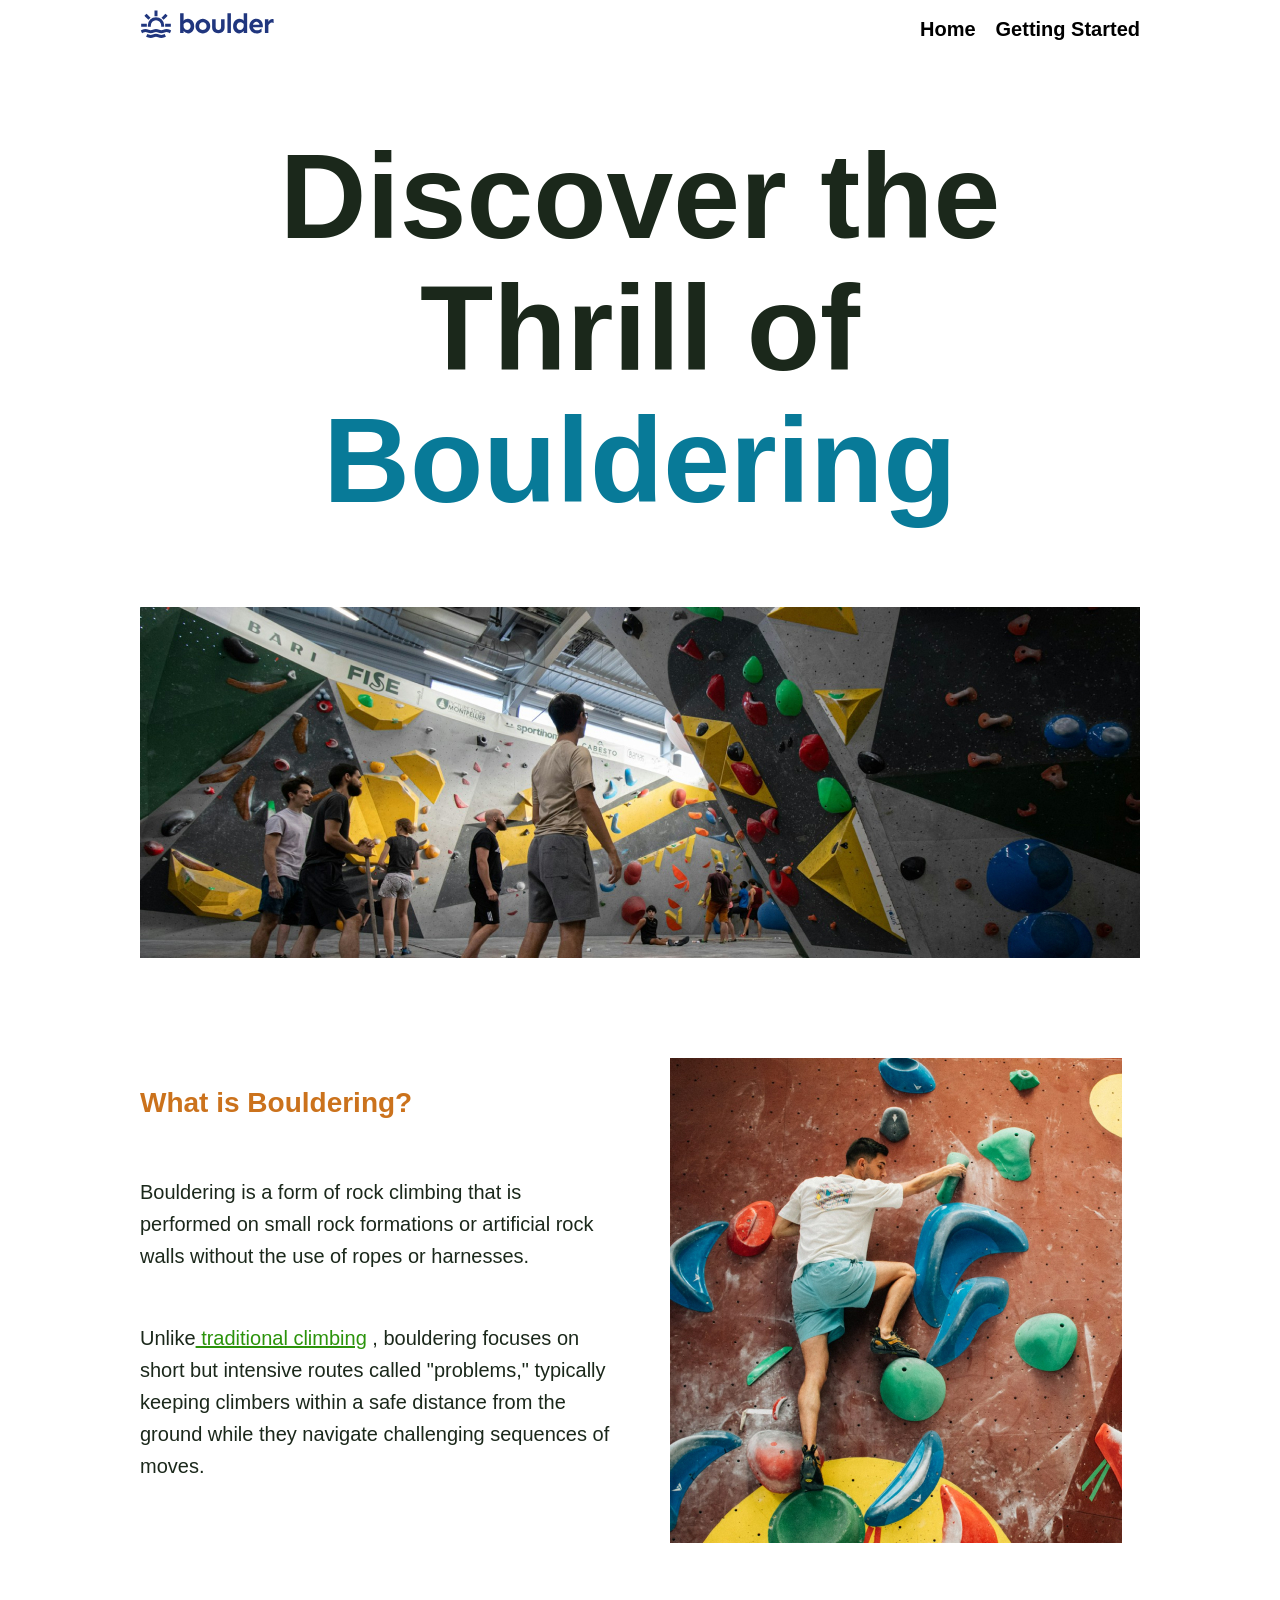
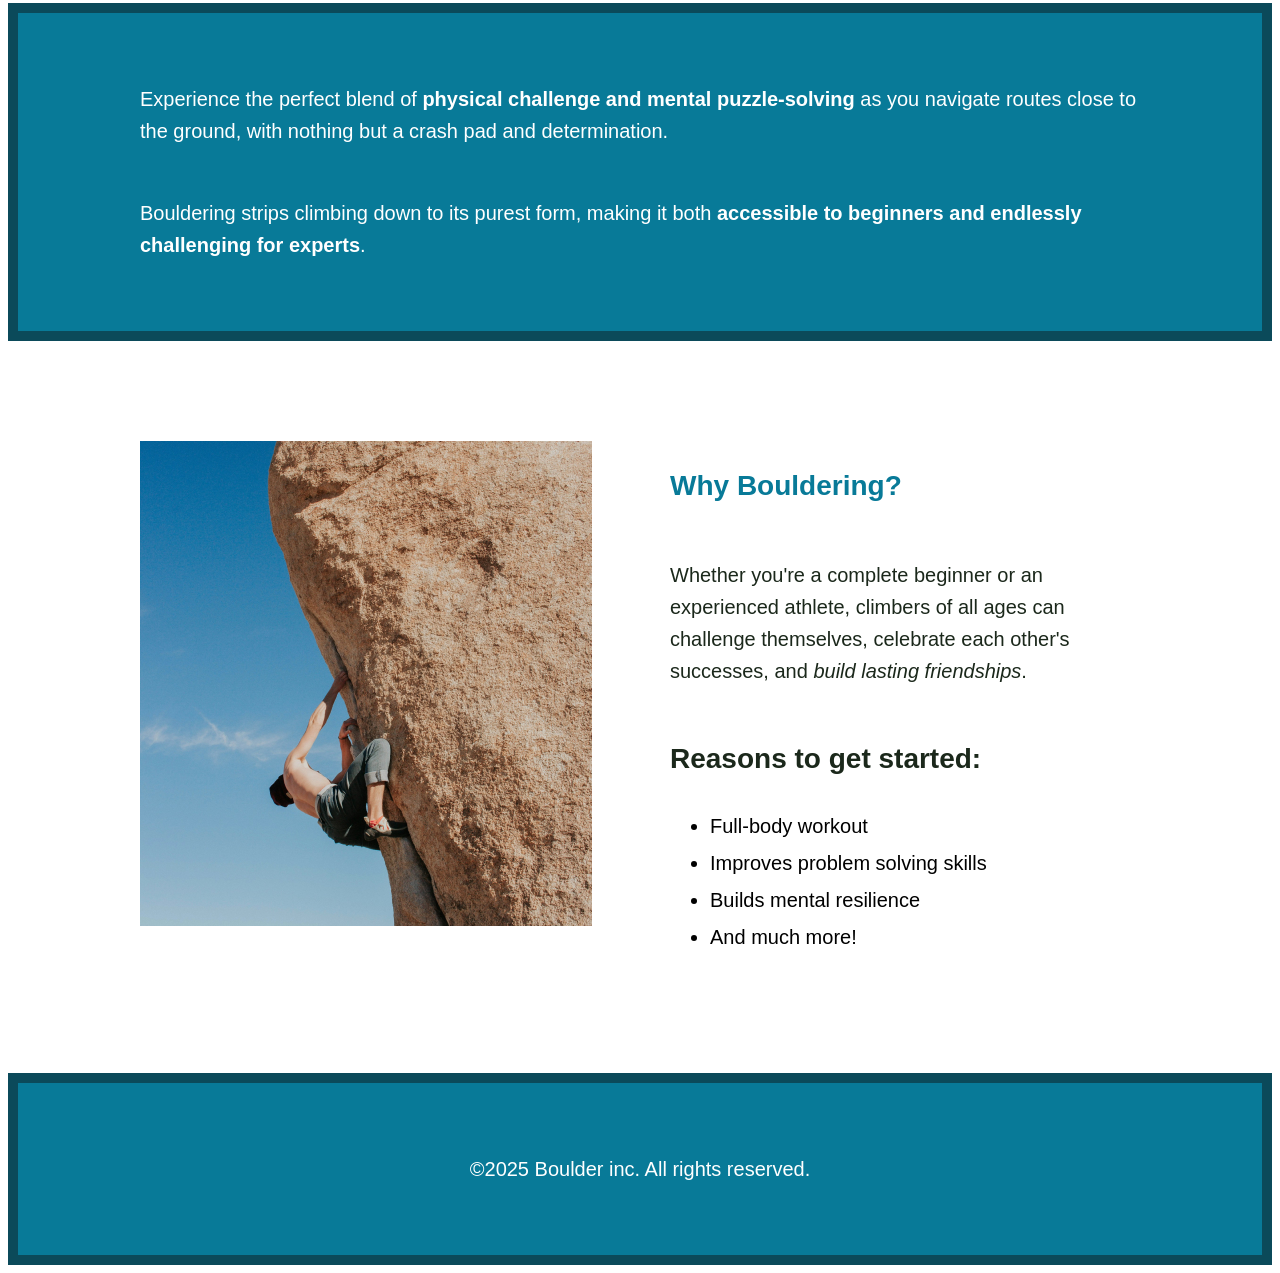
<file: index.html>
<!DOCTYPE html>
<html lang="en">
    <head>
        <title>First Project</title>
        <link rel="stylesheet" href="css/style.css">
    </head>

    <body>
        <div class="wrapper">
            <header>
                <a href = "index.html">
                <img src="images/logo.svg" alt="logo">
                </a>
                    

                <nav class="primary-navigation" aria-label="primary-navigation">
                    <ul>
                        <li><a href="index.html">Home</a></li>
                        <li><a href="getting-started.html">Getting
                            Started
                        </a></li>
                    </ul>
                </nav>
            </header>
        </div>

            <main>
                <div class="wrapper">
                    <h1>Discover the Thrill of <span class="teal-text">Bouldering</span></h1>

                    <img src="images/bouldering-gym.jpg" alt="An indoor bouldering gym, with a lot of people.">
                </div>
                <section>
                    <div class="wrapper">
                        <div class="two-column-layout">
                            <div>
                                <h2>What is Bouldering?</h2>
                                <p>Bouldering is a form of rock climbing that is performed on small rock formations or artificial rock walls without the use of ropes or harnesses. </p>

                                <p>Unlike<a href="getting-started.html"> traditional climbing</a> , bouldering focuses on short but intensive routes called "problems," typically keeping climbers within a safe distance from the ground while they navigate challenging sequences of moves.</p> 
                            </div>
                            <img src="images/what-is-bouldering.jpg" alt="A man attempting a bouldering problem at an indoor gym ">
                        </div>
                    </div>
                    <div class="teal-bg">
                        <div class="wrapper">
                            <p>Experience the perfect blend of <strong>physical challenge and mental puzzle-solving</strong> as you navigate routes close to the ground, with nothing but a crash pad and determination.</p>
                            <p>Bouldering strips climbing down to its purest form, making it both <strong>accessible to beginners and endlessly challenging for experts</strong>.</p>
                        </div>
                    </div>

                </section>
                <div class="wrapper">
                <section>   
                    <div class="two-column-layout">
                        <img src="images/why-bouldering.jpg" alt="A person climbing a large boulder outdoors with a blue sky in the background">         
                        <div>
                            <h2 class="teal-text">Why Bouldering?</h2>
                            <p>Whether you're a complete beginner or an experienced athlete, climbers of all ages can challenge themselves, celebrate each other's successes, and <em>build lasting friendships</em>.</p>
                            
                            <h3>Reasons to get started:</h3>
                            <ul>
                                <li>Full-body workout</li>
                                <li>Improves problem solving skills</li>
                                <li>Builds mental resilience</li>
                                <li>And much more!</li>
                            </ul>
                        </div>
                    </div>
                    </section>
                    </div>
            </main>
            <footer class="teal-bg">
                <p>©2025 Boulder inc. All rights reserved.</p>  
            </footer>
        
    </body>
</html>
</file>
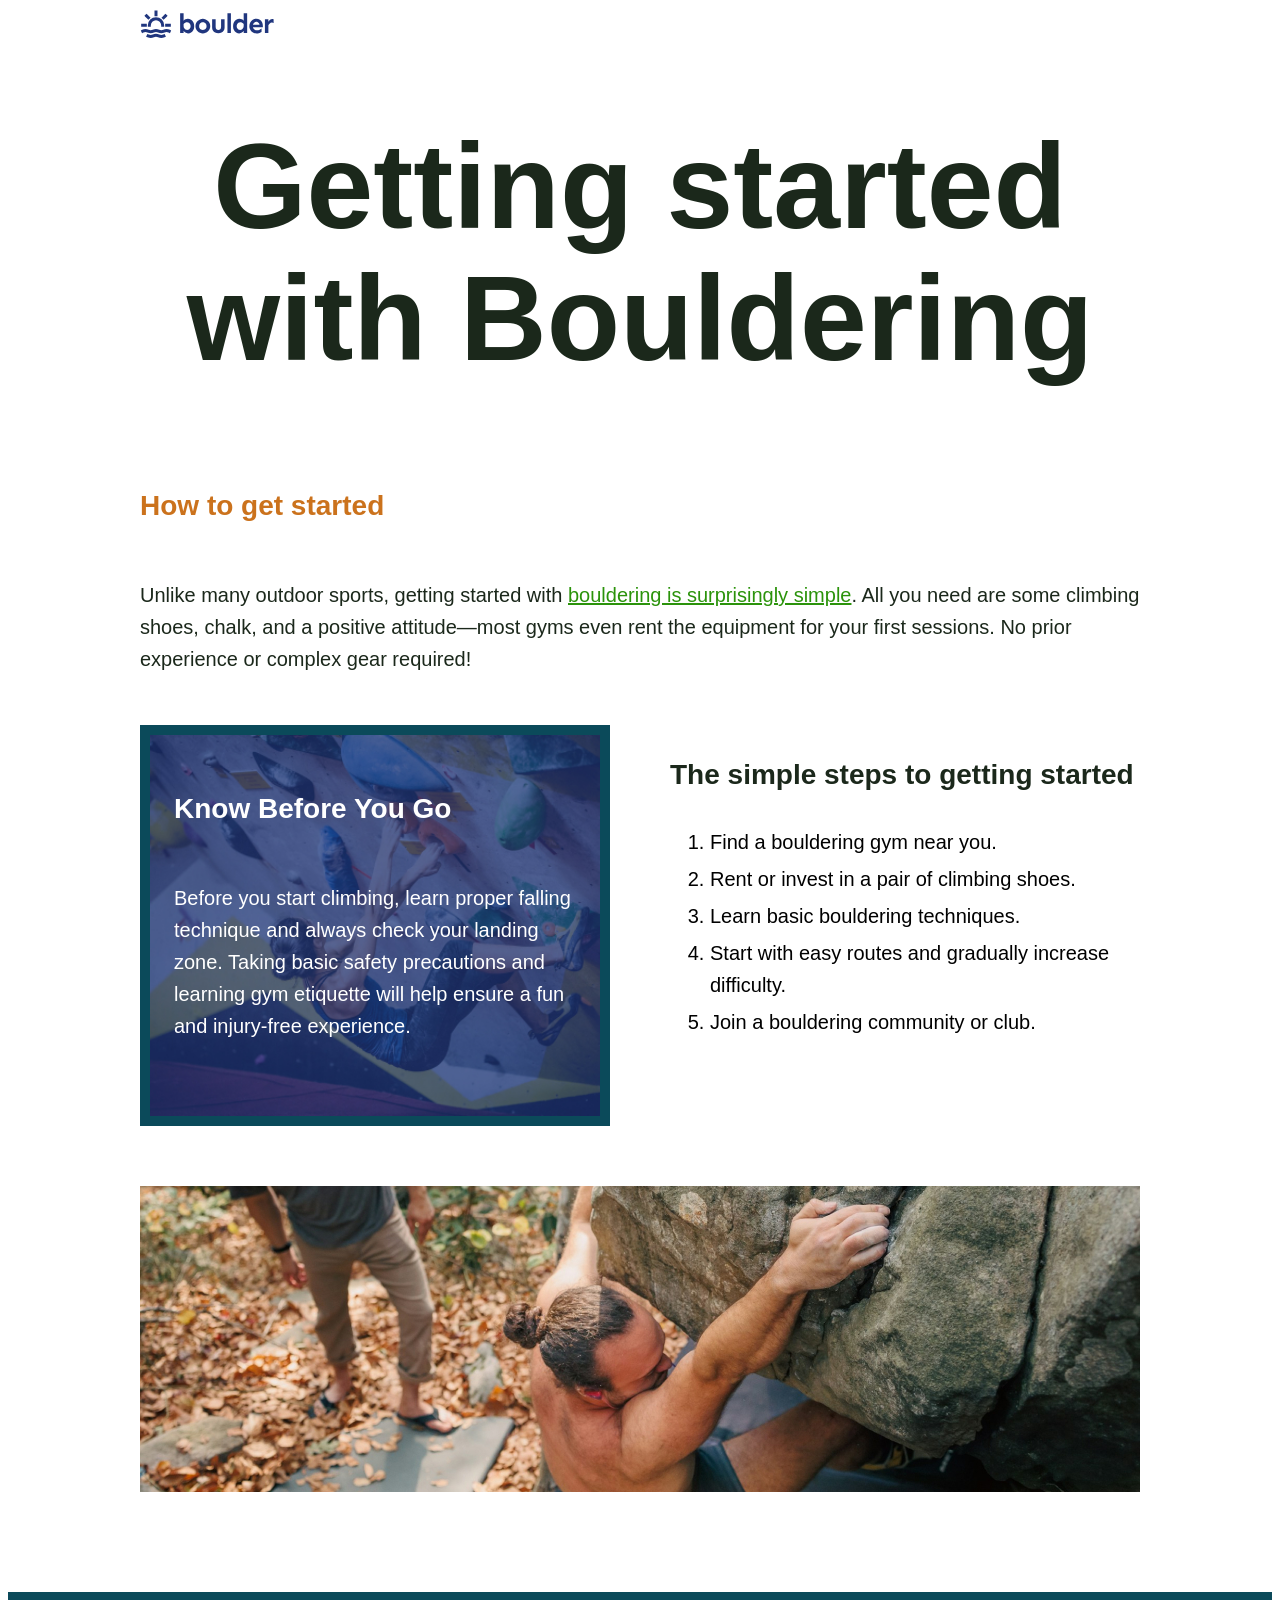
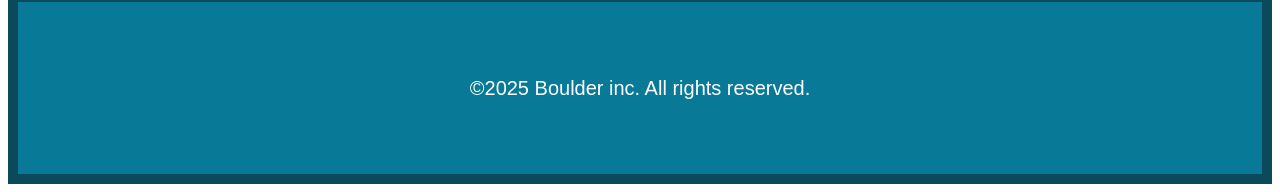
<file: getting-started.html>
<!DOCTYPE html>
<html lang="en">
<head>
    <meta charset="UTF-8">
    <title>Bouldering!</title>
    <link rel="stylesheet" href="css/style.css">
</head>
    <body>
        <div class="wrapper">
        <header> 
            <img src="images/logo.svg" alt="logo">
        </header>

        <main>
            <h1>Getting started with Bouldering</h1>

            <section>
                <h2>How to get started</h2>
                <p>Unlike many outdoor sports, getting started with <a href="index.html">bouldering is surprisingly simple</a>. All you need are some climbing shoes, chalk, and a positive attitude—most gyms even rent the equipment for your first sessions. No prior experience or complex gear required!</p>
                
                <div class="two-column-layout">
                    <div class="climber-bg">
                        <h3>Know Before You Go</h2>
                        <p>Before you start climbing, learn proper falling technique and always check your landing zone. Taking basic safety precautions and learning gym etiquette will help ensure a fun and injury-free experience.</p>
                    </div>
                    <div>
                        <h3>The simple steps to getting started</h3>
                        <ol>
                            <li>Find a bouldering gym near you.</li>
                            <li>Rent or invest in a pair of climbing shoes.</li>
                            <li>Learn basic bouldering techniques.</li>
                            <li>Start with easy routes and gradually increase difficulty.</li>
                            <li>Join a bouldering community or club.</li>
                        </ol>
                    </div>
                    </div>
                    <img src="images/getting-started-outdoors.jpg" alt="An overhead angle of a shirtless man climbing a boulder outdoors.">

                </section>
            </main>
        </div>
        <footer class="teal-bg">
            <p>©2025 Boulder inc. All rights reserved.</p>
        </footer>
    </body>
</html>
</file>
<file: css/style.css>
* {
    box-sizing: border-box;
}


body {
    font-family: sans-serif;
    color: #1B281B;
    font-size: 1.25rem;
    line-height: 1.6;
}

p {
    margin-block: 50px;
}



h1 {
    font-size: 4.5rem;
    text-align: center;
    line-height: 1.1 ;

    @media (width > 720px) {
        font-size: 7.5rem;
    }
}

h2 {
    color: #cb721c;
    font-size: 1.75rem;
}

h3 {
    font-size: 1.75rem;
}

a {
    color: #2b930b;
}

a:hover,
a:focus-visible {
    color: #4689ad;
}

img {
    display: block;
    max-inline-size: 100%;
}

ul,
ol {
    color: black;
}

li {
    margin-block: 5px;
}

section {
    margin-block: 100px;
}

header {
    display: flex;
    justify-content: space-between;
    gap: 20px;
}

.primary-navigation ul {
    display: flex;
    gap: 20px;
    list-style: none;
    margin: 0;
    padding: 0;
}

.primary-navigation a {
    color: black;
    font-weight: bold;
    text-decoration: none;
}

.primary-navigation a:hover,
.primary-navigation a:focus-visible {
    color: #2b930b;
}

.wrapper {
    max-inline-size: 1000px;
    margin-inline: auto; 
}

.two-column-layout {
    display: grid;
    gap: 60px;
    margin-block-end: 60px;

    @media (width >  720px) {
        grid-template-columns: 1fr 1fr;
    }
}



.teal-text {
    color: #087A98;
}

.teal-bg {
    color: #fff;
    padding: 20px;
    border: #0b4a5a solid 10px;
    background-color: #087A98;
}

.climber-bg{
    color: #fff;
    background-image: url('../images/simple-steps.jpg');
    padding: 24px;
    border: #0b4a5a solid 10px;
    background-repeat: no-repeat;
    background-position: center;
    background-size: cover;
}

footer {
    text-align: center;
}
</file>
